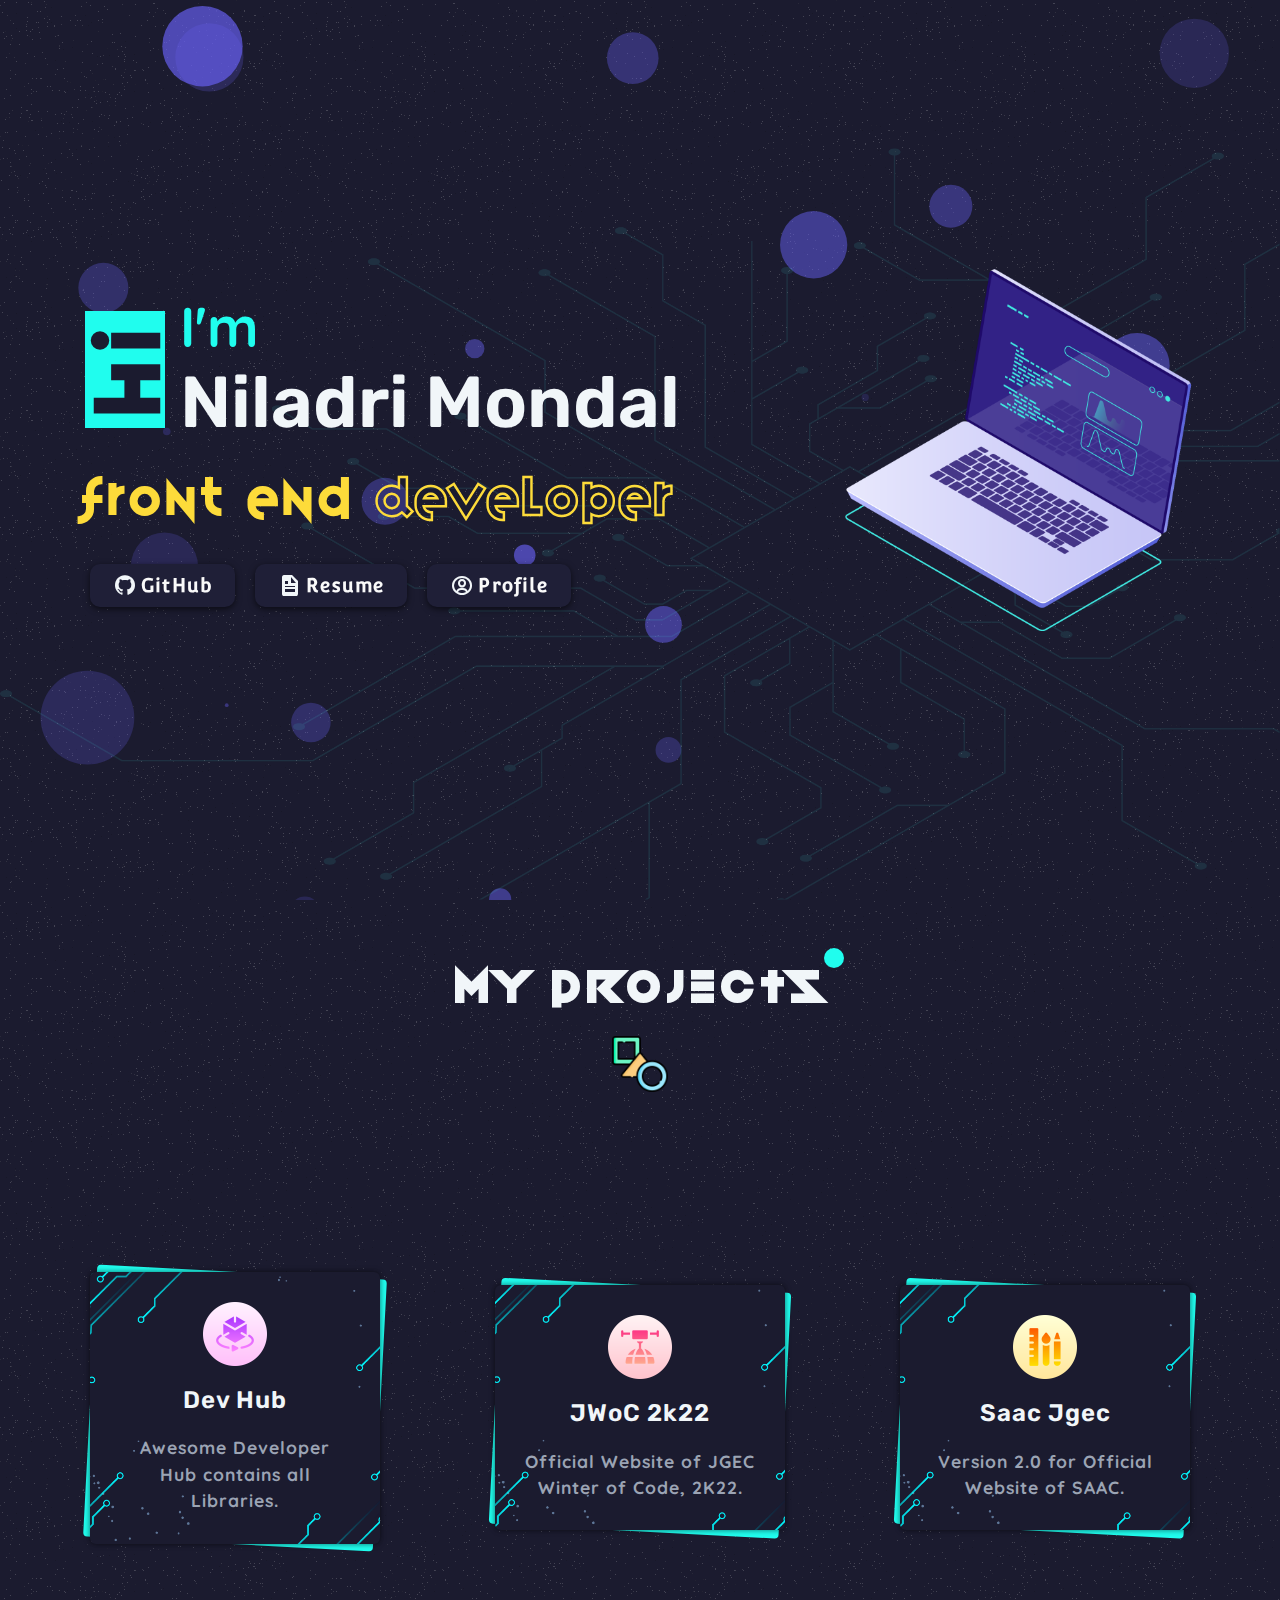
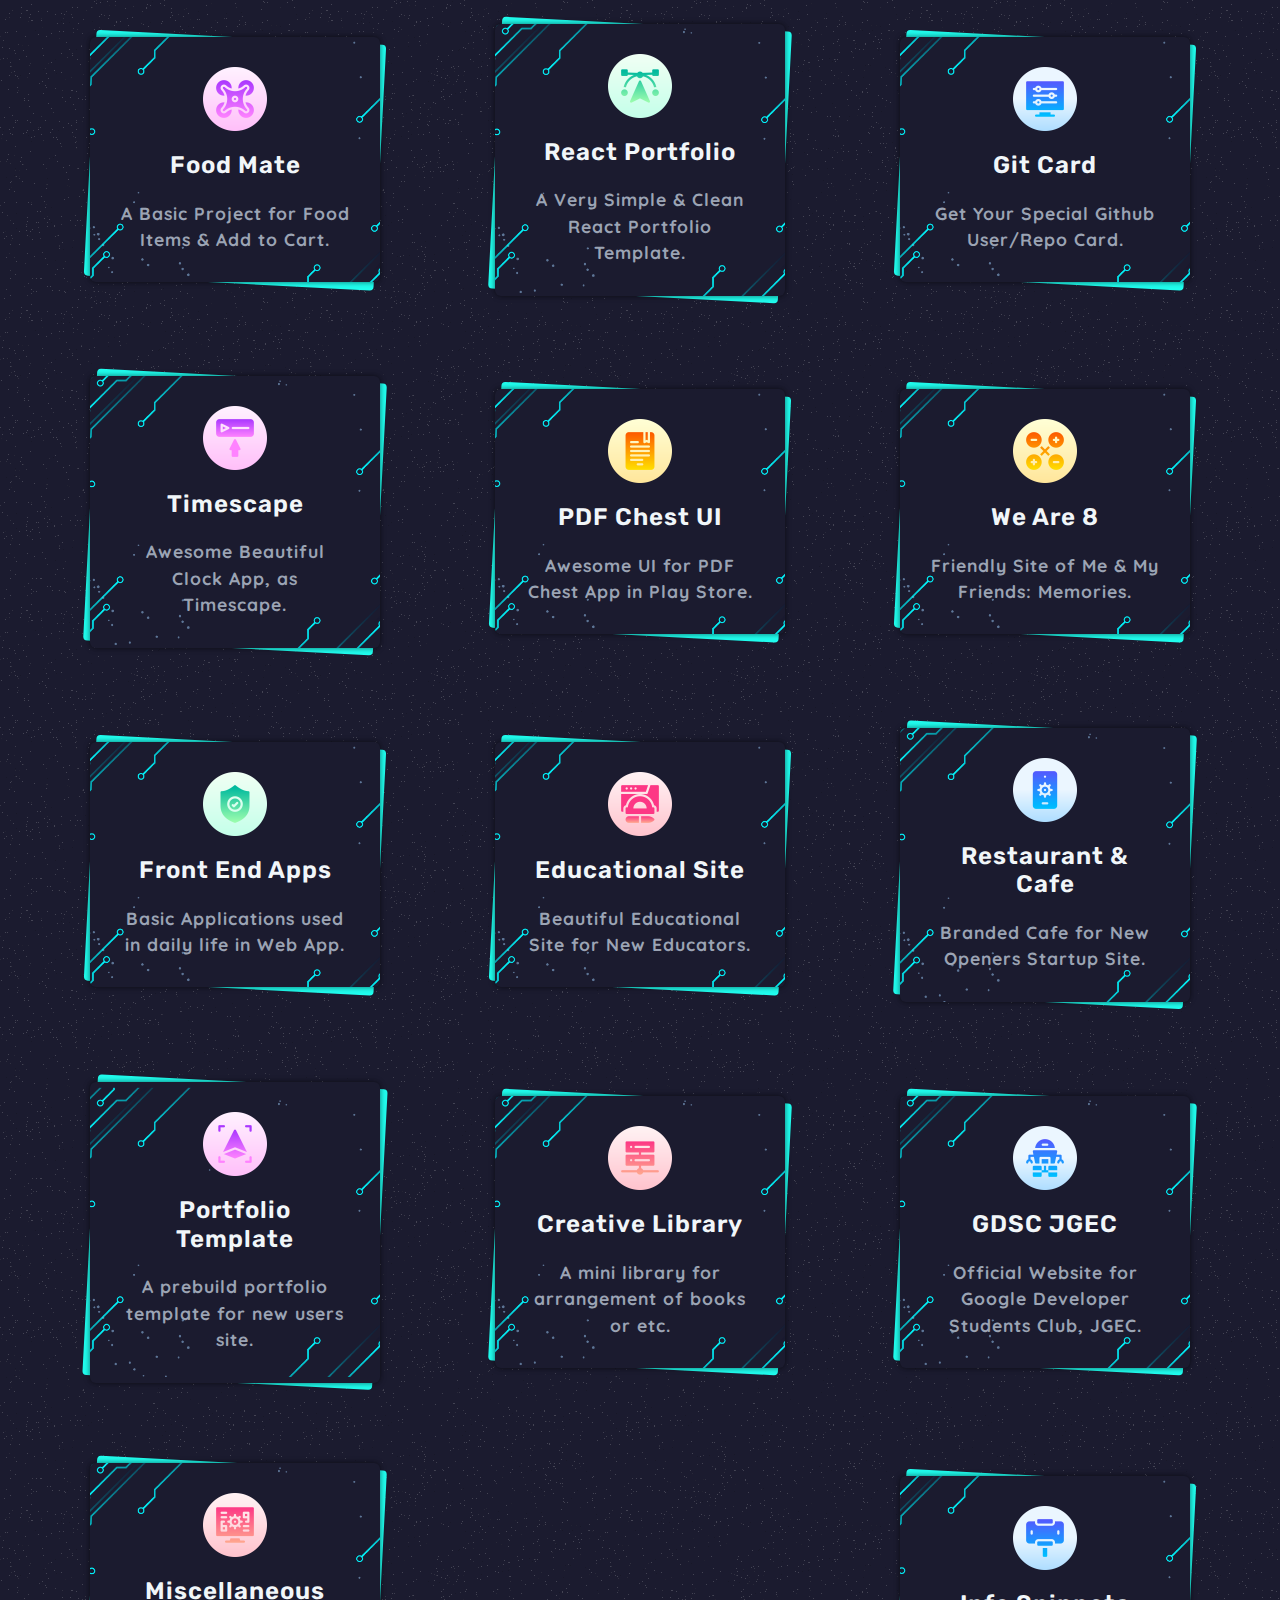
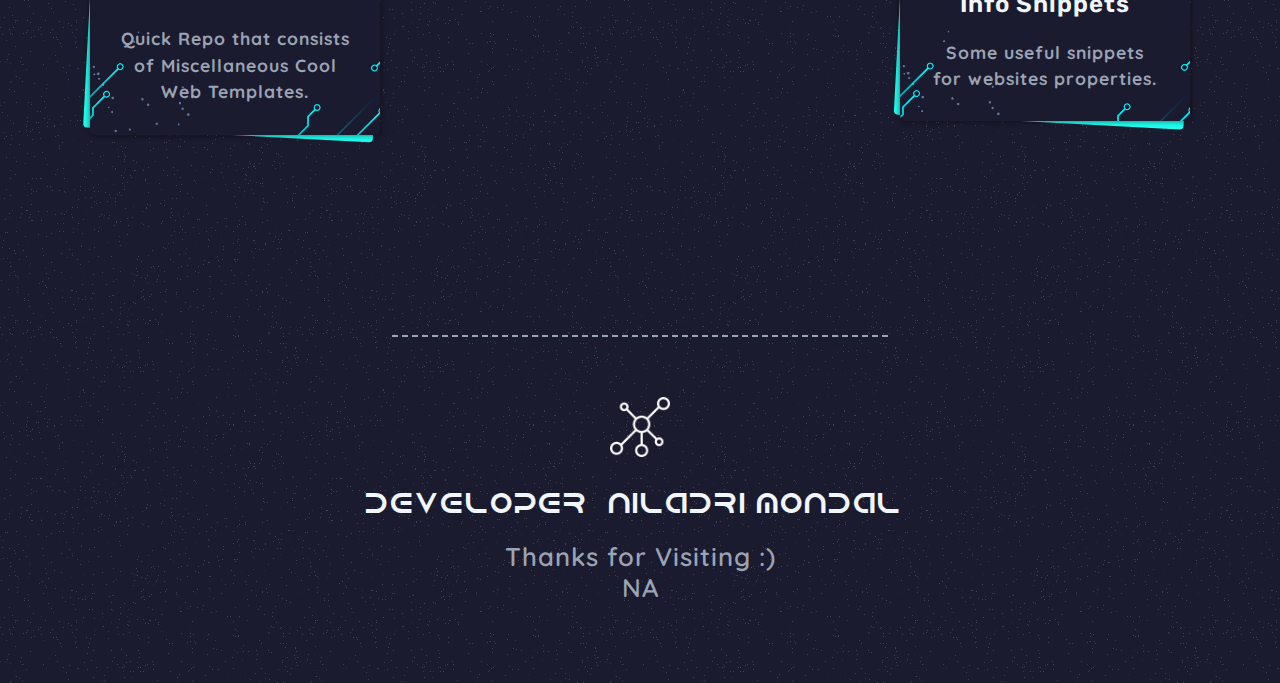
<file: index.html>
<!DOCTYPE html>
<html>

<head>
	<!-- Site Title -->
	<title>My Projects</title>
	<!-- Favicon-->
	<link rel="shortcut icon" type="image/png" href="./img/favicon.png" />

	<!-- Meta Character & Device Dimension -->
	<meta charset="UTF-8" />
	<meta name="viewport" content="width=device-width, initial-scale=1.0" />

	<!-- Meta Author, Description, Keywords -->
	<meta name="author" content="Niladri Mondal" />
	<meta name="description" content="My Projects" />
	<meta name="keywords" content="Projects, Apps, Web, Front End, ReactApps" />

	<!-- Meta OG: Site, Title, Description, Image Displayed -->
	<meta property="og:site_name" content="MYPROJECTS" />
	<meta property="og:title" content="My Projects" />
	<meta property="og:description" content="Welcome to My Projects" />
	<meta property="og:image" content="./img/logo.png" />

	<!-- Address Bar Color -->
	<meta name="theme-color" content="#1b1b2f" />
	<meta name="msapplication-navbutton-color" content="#1b1b2f" />

	<!-- Icons -->
	<link rel="stylesheet" href="https://unpkg.com/boxicons@2.0.7/css/boxicons.min.css" />
	<link rel="stylesheet" href="https://cdn.jsdelivr.net/npm/bootstrap-icons@1.4.1/font/bootstrap-icons.css" />

	<!-- CSS -->
	<link rel="stylesheet" href="./css/bootstrap.min.css" />
	<link rel="stylesheet" href="./fonts/fonts.family.css" />
	<link rel="stylesheet" href="./css/aos.min.css" />
	<link rel="stylesheet" href="./css/animate.min.css" />
	<link rel="stylesheet" href="./css/index.css" />
	<link rel="stylesheet" href="./css/responsive.css" />

	<!-- JS -->
	<script defer src="./js/jquery-3.6.0.min.js"></script>
	<script defer src="./js/bootstrap.bundle.min.js"></script>
	<script defer src="./js/aos.min.js"></script>
	<script defer src="./js/sweetalert2.min.js"></script>
	<script defer src="./js/rellax.min.js"></script>
	<script defer src="./js/particles.min.js"></script>
	<script defer src="./js/sketch.app.js"></script>
	<script defer src="./js/index.js"></script>
	<script defer src="./json/projects.js"></script>

</head>

<body>

	<!-- Preloader Start -->
	<div id="preloader">
		<div class="loader">
			<div class="dot-1"></div>
			<div class="dot-2"></div>
			<div class="dot-3"></div>
		</div>
	</div>
	<!-- Preloader End -->

	<!-- Particles Start -->
	<div id="particles-js"></div>
	<!-- Particles End -->

	<!-- Header Start -->
	<header id="header">
		<nav class="navbar">
			<a class="navbar-brand" href="https://imniladri.in/">
				<img src="./img/logo.svg" />
				<span>IMNILADRI</span>
			</a>

			<div class="navbar-btn">
				<a href="https://imniladri.in/" class="nav-link"><img src="./img/website.png" /></a>
				<a href="https://github.com/imniladri" class="nav-link"><img src="./img/github.png" /></a>
				<a href="./docs/cv.pdf" class="nav-link"><img src="./img/resume.png" /></a>

				<span class="menu-btn"><i class="bx bxs-category-alt"></i></span>
			</div>
		</nav>
	</header>
	<!-- Header End -->

	<!-- Banner Start -->
	<section id="banner">
		<div class="container banner-wrapper">
			<div class="row">
				<div class="col-md-8 wrapper-text">
					<span class="typograph">
						<p class="rellax" data-rellax-speed="1">Hi</p>
						<h2 class="rellax" data-rellax-speed="-1"><span>I'm</span>Niladri Mondal</h2>
					</span>
					<h4 class="rellax" data-rellax-speed="-2">
						Front End <span>Developer</span>
					</h4>
					<div class="link-profile">
						<a href="https://github.com/imniladri" class="btn btn-profile rellax" data-rellax-speed="-1">
							<i class="bx bxl-github"></i><span>GitHub</span>
						</a>
						<a href="./docs/cv.pdf" class="btn btn-profile rellax" data-rellax-speed="-2">
							<i class="bx bxs-file"></i><span>Resume</span>
						</a>
						<a href="https://imniladri.in/" class="btn btn-profile rellax" data-rellax-speed="-3">
							<i class="bx bx-user-circle"></i><span>Profile</span>
						</a>
					</div>
				</div>
				<div class="col-md-4 wrapper-img">
					<img src="./img/laptop.png" class="img-fluid rellax" data-rellax-speed="-2" />
				</div>
			</div>
		</div>
	</section>
	<!-- Banner End -->

	<!-- Projects Start -->
	<section id="projects">
		<div class="projects-container">

			<div class="projects-head rellax" data-rellax-speed="-1">
				<h2>My Projects</h2>
				<img src="./img/logo.png" />
			</div>

			<div class="projects-wrapper row"></div>

		</div>
	</section>
	<!-- Projects End -->

	<!-- Footer Start -->
	<footer id="footer">
		<hr />
		<div class="footer">
			<img src="./img/repo.png" />
			<h3>Developer "Niladri Mondal"</h3>
			<h5>Thanks for Visiting :) <br> <span id="visits">NA</span></h5>
		</div>
	</footer>
	<!-- Footer End -->

</body>

</html>
</file>
<file: fonts/fonts.family.css>
/* All Creative Fonts Styles */
/* HTML Stylesheet: <link rel="stylesheet" href="fonts/fonts.family.css"> */
/* CSS Stylesheet: @import url("../fonts/fonts.family.css"); */
/* Font Face : "src" & "font-family" */

/*
	Fonts Index
    1. Gilroy
    2. Variex
    3. Colus
    4. Omegle
	5. RomateHood
    6. Housttely
    7. Impacted
    8. DominoJack
    9. Toxico
   10. Prototype
   11. Evogria
   12. Android
*/

/* Source Files */

@font-face {
    font-family: "Android";
    src: url("Android.ttf");
}

@font-face {
    font-family: "Gilroy";
    src: url("Gilroy.otf");
}

@font-face {
    font-family: "Variex";
    src: url("Variex.ttf");
}

@font-face {
    font-family: "Colus";
    src: url("Colus.ttf");
}

@font-face {
    font-family: "Omegle";
    src: url("OmegleStroke.ttf");
}

@font-face {
    font-family: "RomateHood";
    src: url("RomateHood.otf");
}

@font-face {
    font-family: "Housttely";
    src: url("Housttely.ttf");
}

@font-face {
    font-family: "Impacted";
    src: url("Impacted.ttf");
}

@font-face {
    font-family: "DominoJack";
    src: url("DominoJack.otf");
}

@font-face {
    font-family: "Toxico";
    src: url("Toxico.otf");
}

@font-face {
    font-family: "Prototype";
    src: url("Prototype.ttf");
}

@font-face {
    font-family: "Evogria";
    src: url("Evogria.otf");
}
</file>
<file: css/index.css>
/* Index Styles of Index Page */
/* Created By Niladri Mondal */

/*===================================== Main Fonts =======================================*/

@import url("https://fonts.googleapis.com/css2?family=Rubik:wght@300;400;500;600&display=swap");
@import url("https://fonts.googleapis.com/css2?family=Quicksand:wght@400;500;600;700&display=swap");
@import url("https://fonts.googleapis.com/css2?family=Convergence&display=swap");

/*======================================= General ========================================*/

* {
    margin: 0;
    padding: 0;
}

body {
    font-family: "Rubik", sans-serif;
    background: var(--darkmode_dark) url(../img/pattern_bg_dark.png);
    transition: all 0.2s ease;
}

/*===================================== Icons =======================================*/

@import url("https://unpkg.com/boxicons@2.0.7/css/boxicons.min.css");
@import url("https://cdn.jsdelivr.net/npm/bootstrap-icons@1.4.1/font/bootstrap-icons.css");

/*===================================== Variables =======================================*/

:root {
    --darkblack: #222831;
    --lightblack: #495464;

    --darkmode_dark: #1b1b2f;
    --darkmode_medium: #1f1f37;
    --darkmode_light1: #2a284f;
    --darkmode_light2: #2b2b3f;

    --darkwhite: #ffffff;
    --mediumwhite: #fafafa;
    --lightwhite: #f1f6f9;

    --lightgrey: #9ba4b4;
    --mediumgrey: #dcdcdc;
    --darkgrey: #393e46;

    --lightyellow: #fddb3a;
    --lightorange: #ffba00;
    --lightred: #ff005c;
    --lightblue: #0075f6;
    --lightgreen: #00ff7f;
    --lightcyan: #20fdee;
    --lightviolet: #6961f5;
}

/*======================================= Custom Fonts =========================================*/

@import url("../fonts/fonts.family.css");

/*====================================== Settings =======================================*/

::-webkit-scrollbar {
    width: 6px;
    height: 6px;
}
::-webkit-scrollbar-thumb {
    border-radius: 5px;
    background: var(--lightcyan);
}

::selection {
    color: var(--darkwhite);
    background: var(--lightred);
}

img,
.noselect {
    -webkit-user-select: none !important;
    -moz-user-select: none !important;
    -ms-user-select: none !important;
    user-select: none !important;
}

/*==================================== Particles =====================================*/

#particles-js {
    width: 100%;
    height: 100%;
    position: absolute;
    top: 50%;
    left: 50%;
    transform: translate(-50%, -50%);
}

/*==================================== Loader =====================================*/

#preloader {
    position: fixed;
    top: 0;
    left: 0;
    width: 100%;
    height: 100vh;
    display: flex;
    justify-content: center;
    align-items: center;
    background: var(--mediumwhite);
    z-index: 9999;
    transition: all 0.8s ease;
}

/* The loader container */

.loader {
    position: relative;
    width: 200px;
    height: 200px;
    background: transparent;
    border-radius: 50%;
    transition: all 0.4s ease;
}

/* All Dots Frames */

.loader .dot-1 {
    position: absolute;
    top: 50%;
    left: 50%;
    transform: translate(-50%, -50%);
    z-index: 3;
    width: 40px;
    height: 40px;
    background: var(--lightwhite);
    border-radius: 50%;
    animation-fill-mode: both;
    animation: dot-1 2s cubic-bezier(0.21, 0.98, 0.6, 0.99) infinite alternate;
}

.loader .dot-2 {
    position: absolute;
    top: 50%;
    left: 50%;
    transform: translate(-50%, -50%);
    z-index: 2;
    width: 70px;
    height: 70px;
    background: var(--lightviolet);
    border-radius: 50%;
    animation-fill-mode: both;
    animation: dot-2 2s cubic-bezier(0.21, 0.98, 0.6, 0.99) infinite alternate;
}

.loader .dot-3 {
    position: absolute;
    top: 50%;
    left: 50%;
    transform: translate(-50%, -50%);
    z-index: 1;
    width: 110px;
    height: 110px;
    background: var(--lightviolet);
    border-radius: 50%;
    animation-fill-mode: both;
    animation: dot-3 2s cubic-bezier(0.21, 0.98, 0.6, 0.99) infinite alternate;
}

/* All Dots Animation */

@keyframes dot-1 {
    0%,
    70% {
        transform: translate(-50%, -50%) scale(0);
        box-shadow: 2px 2px 4px rgba(0, 0, 0, 0.2);
    }

    100% {
        transform: translate(-50%, -50%) scale(1);
        box-shadow: 5px 5px 10px rgba(0, 0, 0, 0.3);
    }
}

@keyframes dot-2 {
    0%,
    40% {
        transform: translate(-50%, -50%) scale(0);
        box-shadow: 2px 2px 4px rgba(0, 0, 0, 0.2);
    }

    100% {
        transform: translate(-50%, -50%) scale(1);
        box-shadow: 5px 5px 10px rgba(0, 0, 0, 0.3);
    }
}

@keyframes dot-3 {
    0%,
    10% {
        transform: translate(-50%, -50%) scale(0);
        box-shadow: 2px 2px 4px rgba(0, 0, 0, 0.2);
    }

    100% {
        transform: translate(-50%, -50%) scale(1);
        box-shadow: 5px 5px 10px rgba(0, 0, 0, 0.3);
    }
}

/*==================================== Header =====================================*/

header {
    position: fixed;
    top: 0;
    left: 0;
    width: 100%;
    padding: 5px 60px;
    transition: all 0.5s ease;
    transition-delay: 0.1s;
    z-index: 10;
    /* border-bottom: 4px solid var(--lightcyan); */

    transform: translateY(-100%);
    background: transparent;
    box-shadow: none;
}

header.showHeader {
    transform: translateY(0);
    background: var(--darkmode_dark) url(../img/pattern_bg_dark.png);
    box-shadow: 0 4px 6px rgba(0, 0, 0, 0.4);
}

header nav a.navbar-brand {
    display: flex;
    justify-content: center;
    align-items: center;
}

header nav a.navbar-brand img {
    margin: auto 5px;
    width: 46px;
    height: 100%;
}

header nav a.navbar-brand span {
    margin: auto 5px;
    font-size: 2rem;
    font-weight: 600;
    font-family: "Variex", sans-serif;
    /* font-family: "Toxico", sans-serif; */
    color: var(--lightwhite);
    letter-spacing: 2px;
}

header nav div.navbar-btn {
    margin: auto 5px;
    margin-left: auto;
    position: relative;
    display: flex;
    justify-content: center;
    align-items: center;
}

header nav div.navbar-btn span.menu-btn i {
    margin: auto 10px;
    padding: 10px;
    font-size: 1.5rem;
    color: var(--lightwhite);
    background: var(--darkmode_light1);
    box-shadow: 0 2px 6px rgba(0, 0, 0, 0.4);
    border-radius: 50%;
    cursor: pointer;
    transition: all 0.3s ease;
}

header nav div.navbar-btn span.menu-btn i:hover {
    background: var(--lightviolet);
    box-shadow: 0 2px 6px rgba(0, 0, 0, 0.6);
}

header nav div.navbar-btn a {
    margin: auto 10px;
    padding: 10px;
    background: var(--darkmode_light1);
    box-shadow: 0 2px 6px rgba(0, 0, 0, 0.4);
    border-radius: 50%;
    transition: all 0.3s ease;
}

header nav div.navbar-btn a:hover {
    background: var(--lightviolet);
    box-shadow: 0 2px 6px rgba(0, 0, 0, 0.6);
}

header nav div.navbar-btn a img {
    padding: 2px;
    width: 32px;
    height: 32px;
}

header nav div.navbar-btn a.showOptions {
    opacity: 1;
    transform: translate(-50%, -50%) scale(1);
}

header nav div.navbar-btn a.showOptions:nth-child(1) {
    transition-delay: 0.1s;
    transform: translate(-50%, 50%);
}
header nav div.navbar-btn a.showOptions:nth-child(2) {
    transition-delay: 0.2s;
    transform: translate(-50%, 170%);
}
header nav div.navbar-btn a.showOptions:nth-child(3) {
    transition-delay: 0.3s;
    transform: translate(-50%, 290%);
}

/*==================================== Banner =====================================*/

section#banner {
    position: relative;
    height: 100vh;
    background: url(../img/network.png) no-repeat right bottom / contain;

    display: flex;
    justify-content: center;
    align-items: center;
}

/* Wrapper: All Text */
div.banner-wrapper .wrapper-text {
    margin: auto 0;
    padding: 20px 10px;
    position: relative;
}

div.banner-wrapper .wrapper-text span.typograph {
    margin: 20px auto;
    margin-left: -140px;
    display: flex;
    justify-content: center;
    align-items: center;
}

/* Welcome Message */
div.banner-wrapper .wrapper-text span.typograph p {
    margin: 5px 10px;
    padding: 10px 5px;
    font-size: 5rem;
    font-weight: 700;
    font-family: "Variex", sans-serif;
    color: var(--darkmode_dark);
    background: var(--lightcyan);
    writing-mode: vertical-lr;
    line-height: 70px;
    transform: rotate(180deg) !important;
    letter-spacing: 7px;
    /* text-orientation: upright; */
}

/* Profile Name Text */
div.banner-wrapper .wrapper-text span.typograph h2 {
    position: relative;
    margin: auto 5px;
    font-size: 4.5rem;
    font-weight: 600;
    font-family: "Rubik", sans-serif;
    color: var(--lightwhite);
}

div.banner-wrapper .wrapper-text span.typograph h2 span {
    display: block;
    font-size: 3.5rem;
    font-weight: 700;
    font-family: "Quicksand", sans-serif;
    color: var(--lightcyan);
}

/* Profile Interest Text */
div.banner-wrapper .wrapper-text h4 {
    margin: 20px auto;
    font-size: 3rem;
    font-weight: 500;
    font-family: "Variex", sans-serif;
    color: var(--lightyellow);
    letter-spacing: 1px;
}

div.banner-wrapper .wrapper-text h4 span {
    color: transparent;
    -webkit-text-stroke: 2.4px var(--lightyellow);
}

/* Profile Buttons Group */
div.banner-wrapper .wrapper-text .link-profile {
    margin: 40px auto 20px;
    display: flex;
    flex-wrap: wrap;
}

div.banner-wrapper .wrapper-text .link-profile a.btn-profile {
    position: relative;
    margin: auto 10px;
    padding: 6px 20px;
    background: var(--darkmode_medium);
    box-shadow: 0 2px 6px rgba(0, 0, 0, 0.6);
    border-radius: 10px;
    display: flex;
    justify-content: center;
    align-items: center;
    transition: all 0.3s ease;
}

div.banner-wrapper .wrapper-text .link-profile a.btn-profile:hover {
    background: var(--lightwhite);
}

div.banner-wrapper .wrapper-text .link-profile a.btn-profile span {
    margin: auto 2px;
    font-size: 1.2rem;
    font-weight: 600;
    font-family: "Convergence", sans-serif;
    color: var(--mediumwhite);
    letter-spacing: 1.2px;
}

div.banner-wrapper .wrapper-text .link-profile a.btn-profile i {
    margin: auto 2px;
    font-size: 1.5rem;
    color: var(--lightwhite);
}

div.banner-wrapper .wrapper-text .link-profile a.btn-profile:hover span,
div.banner-wrapper .wrapper-text .link-profile a.btn-profile:hover i {
    color: var(--darkmode_dark);
}

/* Wrapper: Laptop Image */
div.banner-wrapper .wrapper-img {
    position: relative;
    display: flex;
    justify-content: center;
    align-items: center;
}

div.banner-wrapper .wrapper-img img {
    width: 100%;
    height: auto;
}

/*==================================== Projects =====================================*/

section#projects {
    position: relative;
    height: 100%;
    background: url(../img/network.png) no-repeat fixed right bottom / contain;
}

/* Projects Container */
div.projects-container {
    margin: 60px auto;
    padding: 60px auto;
    width: 100%;
    position: relative;
}

/* Projects Head */
div.projects-container .projects-head {
    margin: 20px auto;
    display: flex;
    justify-content: center;
    align-items: center;
    flex-direction: column;
}

div.projects-container .projects-head h2 {
    position: relative;
    font-size: 3rem;
    font-weight: 500;
    font-family: "Toxico", sans-serif;
    color: var(--lightwhite);
    text-align: center;
    letter-spacing: 5px;
}

div.projects-container .projects-head h2:after {
    content: "";
    width: 20px;
    height: 20px;
    position: absolute;
    right: -5%;
    top: -20%;
    border-radius: 50%;
    background: var(--lightcyan);
}

div.projects-container .projects-head img {
    margin: 10px auto 20px;
    width: 56px;
    height: 56px;
}

/* Projects Wrapper */
div.projects-container .projects-wrapper {
    margin: 100px auto 40px;
    padding: 20px 60px;
    display: flex;
    justify-content: space-between;
    align-items: center;
}

/* Projects Cards */
div.projects-container .projects-wrapper .projects-cards {
    position: relative;
    margin: 40px 30px;
    padding: 20px 30px;
    background: var(--darkmode_dark) url(../img/circuit_bg.png) no-repeat center / 150%;
    box-shadow: 0 0 4px rgba(0, 0, 0, 0.2), 0 0 6px rgba(0, 0, 0, 0.4);
    border-radius: 6px;
    display: flex;
    justify-content: center;
    align-items: center;
    flex-direction: column;
}

div.projects-container .projects-wrapper .projects-cards:before {
    content: "";
    position: absolute;
    top: 50%;
    left: 50%;
    width: 100%;
    height: 100%;
    background: var(--lightcyan);
    transform: translate(-50%, -50%) rotate(3deg) scale(1);
    border-radius: 4px;
    z-index: -1;
    transition: all 0.5s ease;
}

div.projects-container .projects-wrapper .projects-cards:hover:before {
    transform: translate(-50%, -50%) rotate(0deg) scale(0.8);
}

/* Projects Cards Text */
div.projects-container .projects-wrapper .projects-cards img {
    margin: 10px auto;
    width: 64px;
    height: 64px;
}

div.projects-container .projects-wrapper .projects-cards h4 {
    margin: 10px auto;
    font-size: 1.5rem;
    font-weight: 600;
    font-family: "Rubik", sans-serif;
    color: var(--lightwhite);
    text-align: center;
    letter-spacing: 1px;
}

div.projects-container .projects-wrapper .projects-cards p {
    margin: 10px auto;
    font-size: 1.1rem;
    font-weight: 700;
    font-family: "Quicksand", sans-serif;
    color: var(--lightgrey);
    text-align: center;
    letter-spacing: 1px;
}

/* Projects Preview Links */
div.projects-wrapper .projects-cards span.preview-links {
    position: absolute;
    top: 0;
    left: 0;
    width: 100%;
    height: 100%;
    background: rgba(27, 27, 47, 0.8);
    display: flex;
    justify-content: center;
    align-items: center;
    opacity: 0;
    transition: all 0.5s ease;
}

div.projects-wrapper .projects-cards:hover span.preview-links {
    opacity: 1;
}

div.projects-wrapper .projects-cards span.preview-links a {
    margin: auto 10px;
    line-height: 0;
    transform: scale(0);
    transition: all 0.3s ease;
}

div.projects-wrapper .projects-cards:hover span.preview-links a {
    transform: scale(1);
}

div.projects-wrapper .projects-cards span.preview-links a i {
    padding: 10px;
    font-size: 1.8rem;
    color: var(--lightwhite);
    background: var(--lightblue);
    box-shadow: 0 2px 6px var(--lightblue);
    border-radius: 50%;
    transition: all 0.2s ease;
}

div.projects-wrapper .projects-cards span.preview-links a i:hover {
    background: var(--darkmode_light1);
    box-shadow: 0 2px 6px rgba(0, 0, 0, 0.6);
}

div.projects-wrapper .projects-cards:hover span.preview-links a:nth-child(1) {
    transition-delay: 0.2s;
}
div.projects-wrapper .projects-cards:hover span.preview-links a:nth-child(2) {
    transition-delay: 0.3s;
}
div.projects-wrapper .projects-cards:hover span.preview-links a:nth-child(3) {
    transition-delay: 0.4s;
}
div.projects-wrapper .projects-cards:hover span.preview-links a:nth-child(4) {
    transition-delay: 0.5s;
}

/*==================================== Footer =====================================*/

footer {
    position: relative;
    margin: 0 auto;
    padding: 60px 20px 30px;
    width: 100%;
}

footer hr {
    margin: 20px auto;
	width: 40%;
	border-top: 2px dashed var(--lightgrey);
}

footer div.footer {
    margin: 20px auto;
    padding: 20px 10px;
    display: flex;
    justify-content: center;
    align-items: center;
    flex-direction: column;
}

footer div.footer img {
    margin: 20px auto;
    width: 60px;
    height: 60px;
}

footer div.footer h3 {
    margin: 10px auto;
    font-size: 1.8rem;
    font-weight: 400;
    font-family: "Android", sans-serif;
    color: var(--lightwhite);
    letter-spacing: 2px;
    text-align: center;
}

footer div.footer h5 {
    margin: 10px auto;
    font-size: 1.6rem;
    font-weight: 600;
    font-family: "Quicksand", sans-serif;
    color: var(--lightgrey);
    letter-spacing: 1px;
    text-align: center;
}

/*==================================== Styles End =====================================*/
</file>
<file: css/responsive.css>
/* Responsive Styles of Index Page */
/* Created By Niladri Mondal */

/*===================================== Header Responsive =======================================*/

@media (min-width: 472px) {
    header nav div.navbar-btn span.menu-btn i {
        display: none;
    }
}

@media (max-width: 768px) {
    header {
        padding: 5px 20px;
    }
}

@media (max-width: 576px) {
    header nav a.navbar-brand img {
        width: 38px;
    }
    header nav a.navbar-brand span {
        font-size: 1.4rem;
    }
    header nav div.navbar-btn span.menu-btn i,
    header nav div.navbar-btn a {
        margin: auto 5px;
    }
    header nav div.navbar-btn a img {
        width: 28px;
        height: 28px;
    }
}

@media (max-width: 472px) {
    header nav div.navbar-btn span.menu-btn {
        z-index: 2;
    }
    header nav div.navbar-btn {
        margin: auto -10px;
    }
    header nav div.navbar-btn a {
        margin: 5px auto;
        opacity: 0;
        position: absolute;
        top: 50%;
        left: 50%;
        transform: translate(-50%, -50%) scale(0);
    }
}

@media (max-width: 376px) {
    header {
        padding: 5px;
    }
    header nav a.navbar-brand span {
        display: none;
    }
    header nav div.navbar-btn {
        margin-left: auto;
    }
}

/*===================================== Banner Responsive =======================================*/

@media (max-width: 1200px) {
    div.banner-wrapper .wrapper-text span.typograph {
        margin-left: -30px;
    }
}

@media (max-width: 992px) {
    div.banner-wrapper .wrapper-text span.typograph {
        margin-left: -50px;
    }
    div.banner-wrapper .wrapper-text span.typograph p {
        margin: 5px;
        padding: 10px 0;
        font-size: 3rem;
        line-height: 60px;
    }
    div.banner-wrapper .wrapper-text span.typograph h2 {
        font-size: 3rem;
    }
    div.banner-wrapper .wrapper-text span.typograph h2 span {
        font-size: 2.5rem;
    }
    div.banner-wrapper .wrapper-text h4 {
        font-size: 2rem;
        letter-spacing: normal;
    }
    div.banner-wrapper .wrapper-text h4 span {
        -webkit-text-stroke: 1.4px var(--lightyellow);
    }
    div.banner-wrapper .wrapper-text .link-profile a.btn-profile {
        margin: 10px;
        padding: 6px 18px;
    }
    div.banner-wrapper .wrapper-text .link-profile a.btn-profile span {
        font-size: 1rem;
    }
    div.banner-wrapper .wrapper-text .link-profile a.btn-profile i {
        font-size: 1.2rem;
    }
}

@media (max-width: 768px) {
    div.banner-wrapper {
        margin: 100px auto 50px;
    }
    div.banner-wrapper .wrapper-text {
        display: flex;
        justify-content: center;
        align-items: center;
        flex-direction: column;
    }
    div.banner-wrapper .wrapper-text span.typograph,
    div.banner-wrapper .wrapper-text h4,
    div.banner-wrapper .wrapper-text .link-profile {
        margin: 10px auto;
    }
    div.banner-wrapper .wrapper-img img {
        width: 60%;
    }
}

@media (max-width: 440px) {
    div.banner-wrapper {
        margin: 50px auto;
    }
    div.banner-wrapper .wrapper-text span.typograph p {
        font-size: 2.5rem;
        line-height: 45px;
        letter-spacing: 3px;
    }
    div.banner-wrapper .wrapper-text span.typograph h2 {
        font-size: 2.5rem;
    }
    div.banner-wrapper .wrapper-text span.typograph h2 span {
        font-size: 2rem;
    }
    div.banner-wrapper .wrapper-text h4 {
        font-size: 1.7rem;
    }
    div.banner-wrapper .wrapper-text h4 span {
        -webkit-text-stroke: 1px var(--lightyellow);
    }
    div.banner-wrapper .wrapper-text .link-profile a.btn-profile {
        margin: 5px;
        padding: 6px 14px;
    }
    div.banner-wrapper .wrapper-text .link-profile a.btn-profile span {
        display: none;
    }
    div.banner-wrapper .wrapper-text .link-profile a.btn-profile i {
        font-size: 1.5rem;
    }
}

@media (max-width: 372px) {
    div.banner-wrapper .wrapper-text span.typograph {
        flex-direction: column;
    }
    div.banner-wrapper .wrapper-text span.typograph p {
        font-size: 2rem;
        transform: rotate(-90deg) !important;
    }
    div.banner-wrapper .wrapper-text span.typograph h2 {
        font-size: 2rem;
        text-align: center;
    }
    div.banner-wrapper .wrapper-text span.typograph h2 span {
        font-size: 1.5rem;
    }
    div.banner-wrapper .wrapper-text h4 {
        font-size: 1.5rem;
        text-align: center;
    }
}

/*===================================== Projects Responsive =======================================*/

@media (max-width: 1200px) {
    div.projects-container .projects-wrapper {
        padding: 20px;
        justify-content: space-around;
    }
    div.projects-container .projects-wrapper .projects-cards {
        margin: 40px;
    }
}

@media (max-width: 992px) {
    div.projects-container .projects-wrapper .projects-cards {
        margin: 40px 5px;
    }
    div.projects-container .projects-wrapper .projects-cards img {
        width: 48px;
        height: 48px;
    }
    div.projects-container .projects-wrapper .projects-cards h4 {
        margin: 5px auto;
        font-size: 1.4rem;
    }
    div.projects-container .projects-wrapper .projects-cards p {
        margin: 5px auto;
        font-size: 1rem;
    }
    div.projects-wrapper .projects-cards span.preview-links a i {
        font-size: 1.4rem;
    }
}

@media (max-width: 768px) {
    div.projects-container .projects-head h2 {
        font-size: 2rem;
    }
    div.projects-container .projects-head img {
        width: 48px;
        height: 48px;
    }
}

@media (max-width: 576px) {
    div.projects-container .projects-wrapper {
        padding: 20px 60px;
        justify-content: space-around;
    }
    div.projects-container .projects-wrapper .projects-cards {
        margin: 40px 30px;
    }
    div.projects-wrapper .projects-cards span.preview-links a i {
        box-shadow: 0 2px 4px rgba(0, 0, 0, 0.4);
    }
}

@media (max-width: 372px) {
    div.projects-container .projects-wrapper .projects-cards h4 {
        font-size: 1.2rem;
    }
    div.projects-container .projects-wrapper .projects-cards p {
        font-size: 0.9rem;
    }
    div.projects-wrapper .projects-cards span.preview-links a {
        margin: auto 5px;
    }
}

@media (max-width: 320px) {
    div.projects-wrapper .projects-cards span.preview-links {
        flex-direction: column;
    }
    div.projects-wrapper .projects-cards span.preview-links a {
        margin: 5px auto;
    }
}

/*===================================== Footer Responsive =======================================*/

@media (max-width: 768px) {
    footer div.footer img {
        width: 48px;
        height: 48px;
    }
    footer div.footer h3 {
        margin: 5px auto;
        font-size: 1.2rem;
        line-height: 30px;
    }
    footer div.footer h5 {
        margin: 5px auto;
        font-size: 1rem;
    }
}

/*===================================== Responsive Styles End =======================================*/
</file>
